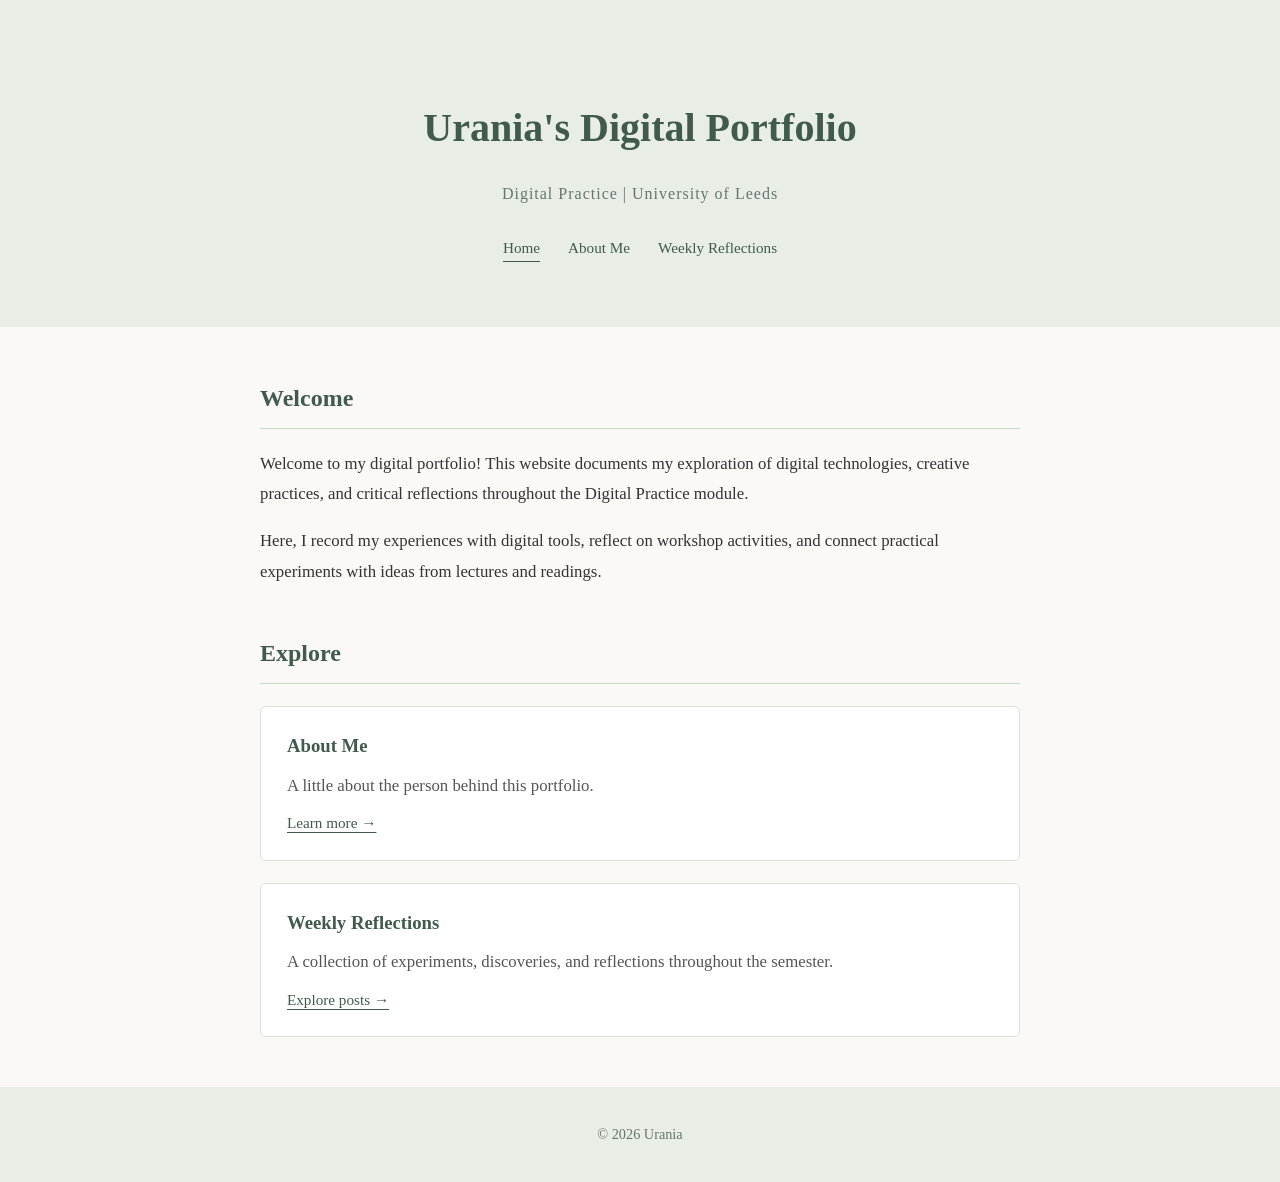
<file: index.html>
<!DOCTYPE html>
<html lang="en">

<head>
  <meta charset="UTF-8">
  <meta name="viewport" content="width=device-width, initial-scale=1.0">
  <title>Home | Urania's Digital Portfolio</title>
  <link rel="stylesheet" href="style.css">
</head>

<body>

  <!-- Header -->
  <header>
    <h1>Urania's Digital Portfolio</h1>

    <p class="subtitle">
      Digital Practice | University of Leeds
    </p>

    <!-- Navigation -->
    <nav>
      <a href="index.html" class="active">Home</a>
      <a href="about.html">About Me</a>
      <a href="reflections.html">Weekly Reflections</a>
    </nav>
  </header>

  <!-- Main Content -->
  <main>

    <!-- Welcome Section -->
    <section>
      <h2>Welcome</h2>

      <p>
        Welcome to my digital portfolio!
        This website documents my exploration
        of digital technologies, creative practices,
        and critical reflections throughout the
        Digital Practice module.
      </p>

      <p>
        Here, I record my experiences with
        digital tools, reflect on workshop activities,
        and connect practical experiments with
        ideas from lectures and readings.
      </p>
    </section>

    <!-- Explore Section -->
    <section>
      <h2>Explore</h2>

      <div class="reflection-card">
        <h3>About Me</h3>

        <p>
          A little about the person behind
          this portfolio.
        </p>

        <a href="about.html">
          Learn more →
        </a>
      </div>

      <div class="reflection-card">
        <h3>Weekly Reflections</h3>

        <p>
          A collection of experiments,
          discoveries, and reflections
          throughout the semester.
        </p>

        <a href="reflections.html">
          Explore posts →
        </a>
      </div>
    </section>

  </main>

  <!-- Footer -->
  <footer>
    <p>© 2026 Urania</p>
  </footer>

</body>
</html>
</file>
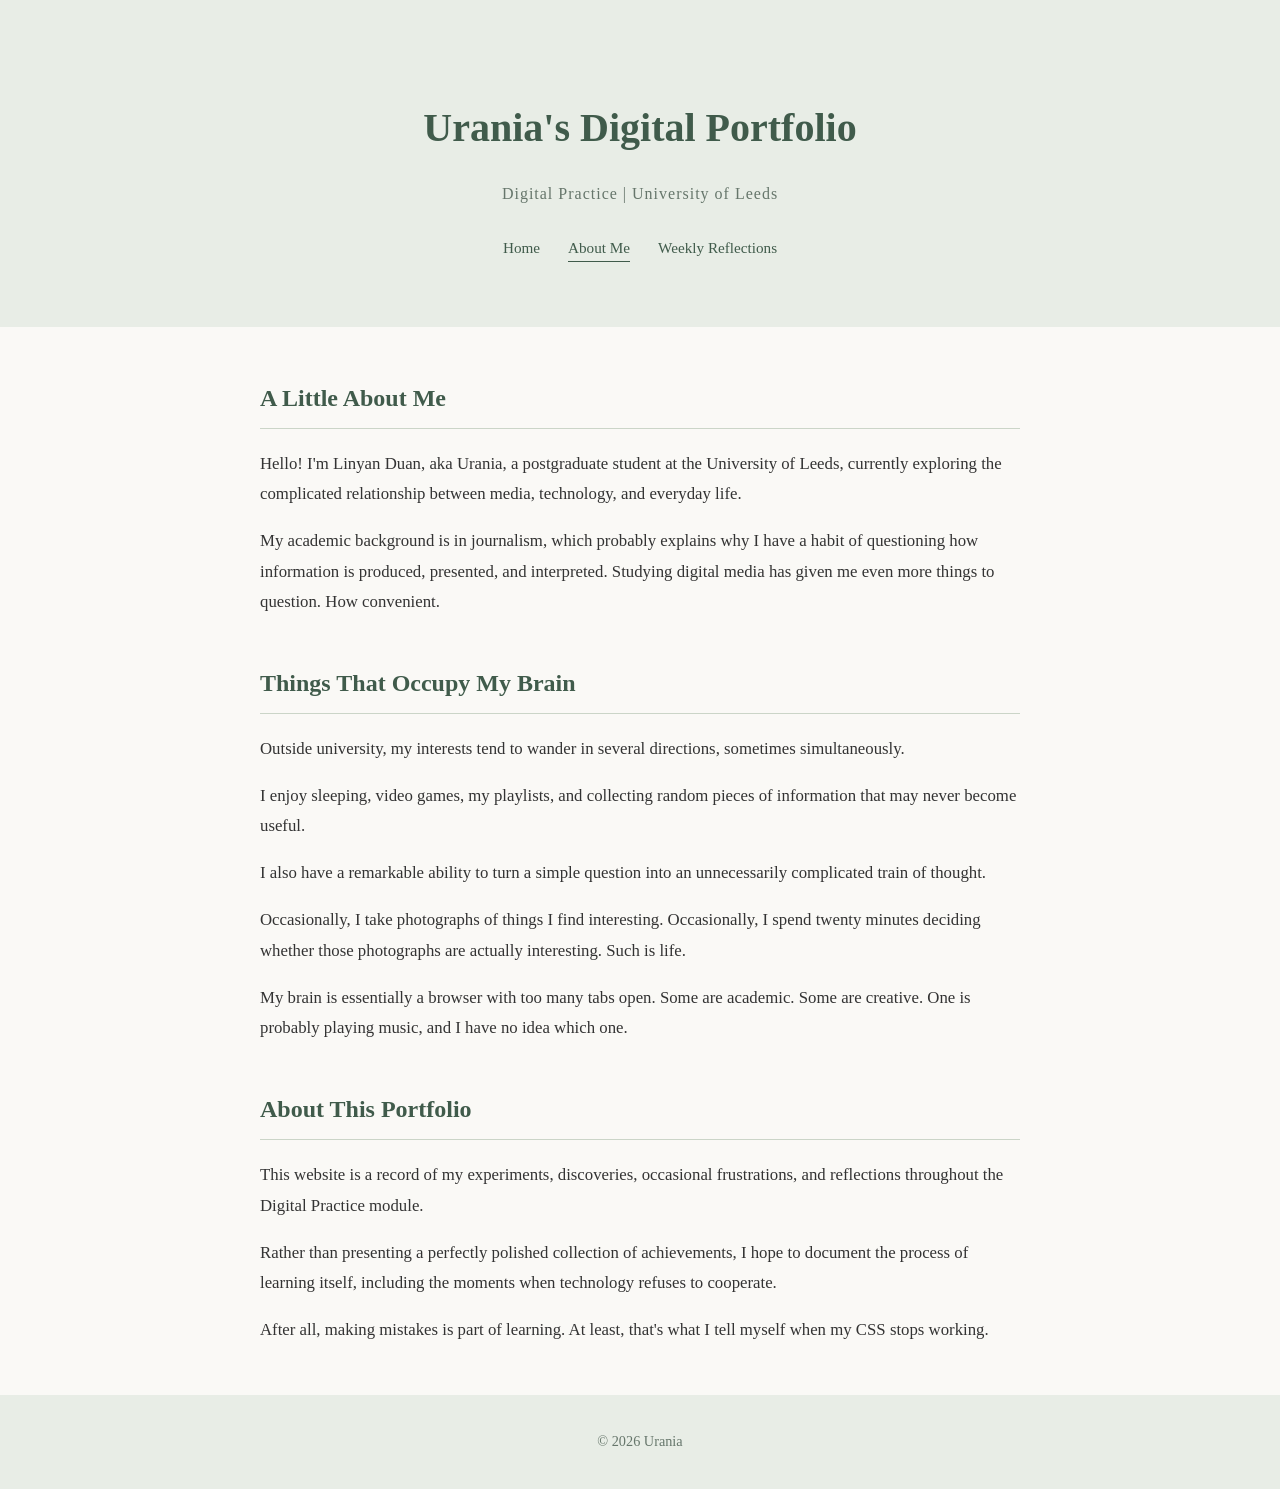
<file: about.html>
<!DOCTYPE html>
<html lang="en">

<head>
  <meta charset="UTF-8">
  <meta name="viewport" content="width=device-width, initial-scale=1.0">
  <title>About Me | Urania's Digital Portfolio</title>
  <link rel="stylesheet" href="style.css">
</head>

<body>

  <!-- Header -->
  <header>
    <h1>Urania's Digital Portfolio</h1>

    <p class="subtitle">
      Digital Practice | University of Leeds
    </p>

    <nav>
      <a href="index.html">Home</a>
      <a href="about.html" class="active">About Me</a>
      <a href="reflections.html">Weekly Reflections</a>
    </nav>
  </header>

  <!-- Main Content -->
  <main>

    <section>
      <h2>A Little About Me</h2>

      <p>
        Hello! I'm Linyan Duan, aka Urania, a postgraduate student
        at the University of Leeds, currently
        exploring the complicated relationship
        between media, technology, and everyday life.
      </p>

      <p>
        My academic background is in journalism,
        which probably explains why I have a habit
        of questioning how information is produced,
        presented, and interpreted.
        Studying digital media has given me even
        more things to question. How convenient.
      </p>
    </section>

    <section>
      <h2>Things That Occupy My Brain</h2>

      <p>
        Outside university, my interests tend to
        wander in several directions, sometimes
        simultaneously.
      </p>

      <p>
        I enjoy sleeping, video games,
        my playlists, and collecting random
        pieces of information that may never
        become useful.
      </p>

      <p>
        I also have a remarkable ability to turn
        a simple question into an unnecessarily
        complicated train of thought.
      </p>

      <p>
        Occasionally, I take photographs of things
        I find interesting. Occasionally, I spend
        twenty minutes deciding whether those
        photographs are actually interesting.
        Such is life.
      </p>

      <p>
        My brain is essentially a browser with
        too many tabs open. Some are academic.
        Some are creative. One is probably playing
        music, and I have no idea which one.
      </p>
    </section>

    <section>
      <h2>About This Portfolio</h2>

      <p>
        This website is a record of my experiments,
        discoveries, occasional frustrations,
        and reflections throughout the
        Digital Practice module.
      </p>

      <p>
        Rather than presenting a perfectly polished
        collection of achievements, I hope to
        document the process of learning itself,
        including the moments when technology
        refuses to cooperate.
      </p>

      <p>
        After all, making mistakes is part of
        learning. At least, that's what I tell
        myself when my CSS stops working.
      </p>
    </section>

  </main>

  <!-- Footer -->
  <footer>
    <p>© 2026 Urania</p>
  </footer>

</body>
</html>
</file>
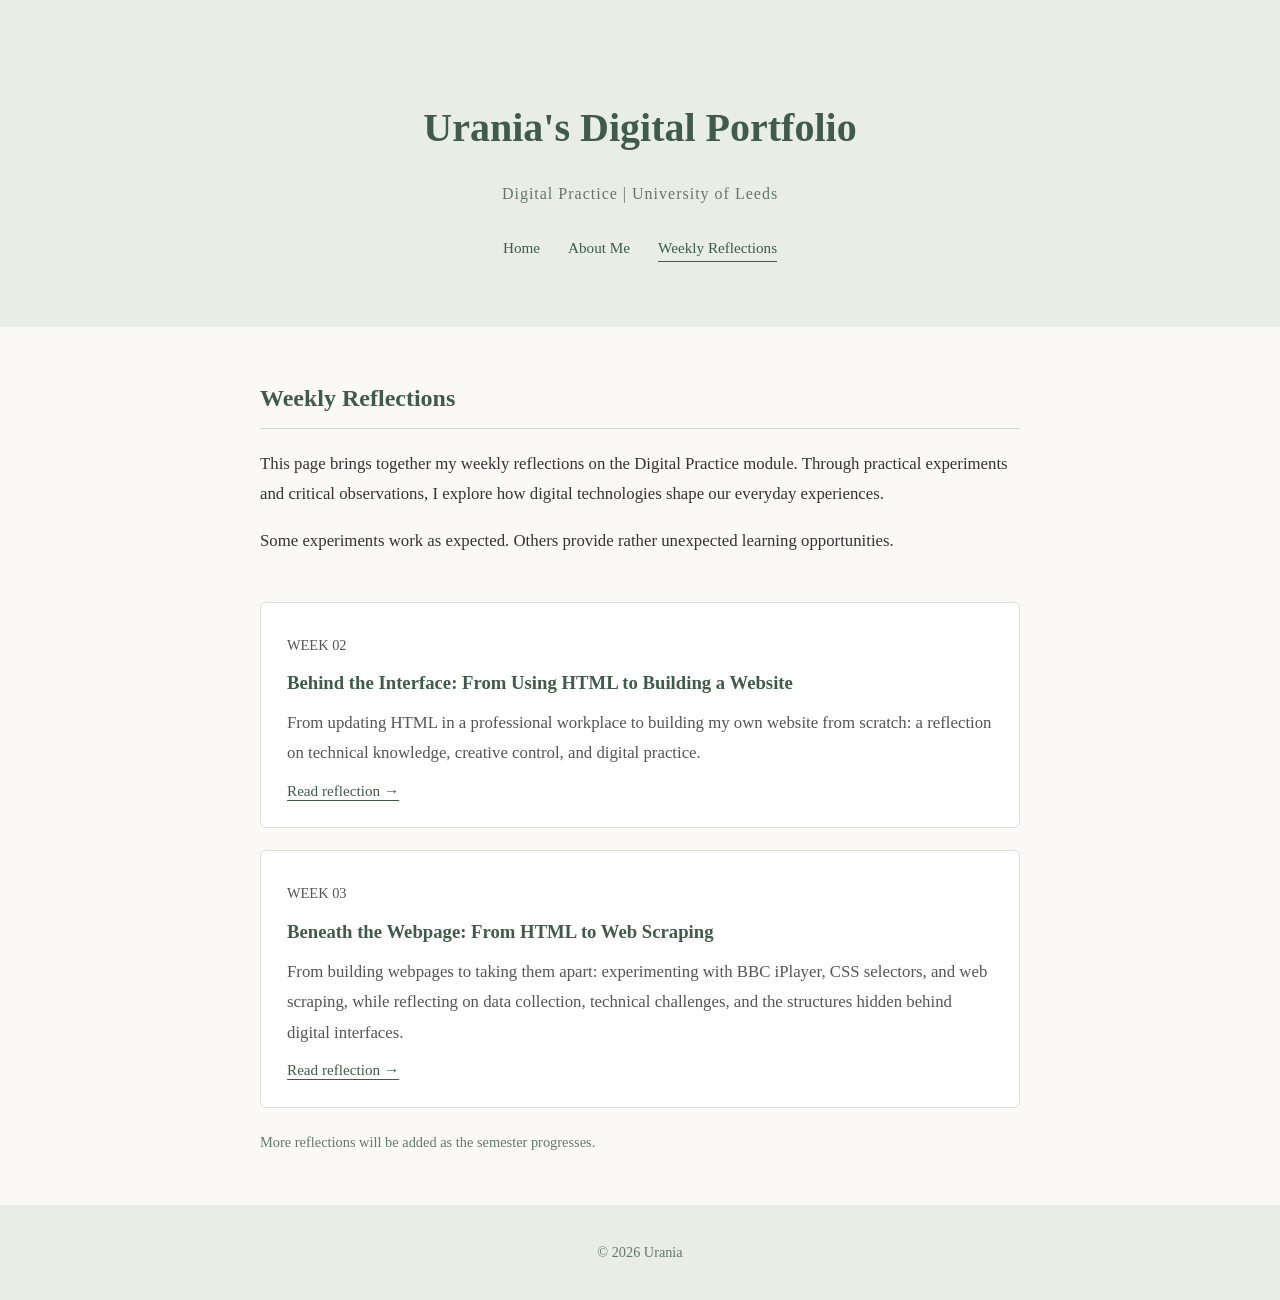
<file: reflections.html>
<!DOCTYPE html>
<html lang="en">

<head>
  <meta charset="UTF-8">
  <meta name="viewport" content="width=device-width, initial-scale=1.0">
  <title>Weekly Reflections | Urania's Digital Portfolio</title>
  <link rel="stylesheet" href="style.css">
</head>

<body>

  <!-- Header -->
  <header>
    <h1>Urania's Digital Portfolio</h1>

    <p class="subtitle">
      Digital Practice | University of Leeds
    </p>

    <nav>
      <a href="index.html">Home</a>
      <a href="about.html">About Me</a>
      <a href="reflections.html" class="active">
        Weekly Reflections
      </a>
    </nav>
  </header>

  <!-- Main Content -->
  <main>

    <section>
      <h2>Weekly Reflections</h2>

      <p>
        This page brings together my weekly
        reflections on the Digital Practice module.
        Through practical experiments and critical
        observations, I explore how digital
        technologies shape our everyday experiences.
      </p>

      <p>
        Some experiments work as expected.
        Others provide rather unexpected
        learning opportunities.
      </p>
    </section>

    <!-- Reflection Directory -->
    <section>

      <!-- Week 2 -->
      <article class="reflection-card">

        <p class="article-meta">WEEK 02</p>

        <h3>
          Behind the Interface:
          From Using HTML to Building a Website
        </h3>

        <p>
          From updating HTML in a professional workplace
          to building my own website from scratch:
          a reflection on technical knowledge,
          creative control, and digital practice.
        </p>

        <a href="week2.html">
          Read reflection →
        </a>

      </article>

      <!-- Week 3 -->
      <article class="reflection-card">

        <p class="article-meta">WEEK 03</p>

        <h3>
          Beneath the Webpage:
          From HTML to Web Scraping
        </h3>

        <p>
          From building webpages to taking them apart:
          experimenting with BBC iPlayer, CSS selectors,
          and web scraping, while reflecting on
          data collection, technical challenges,
          and the structures hidden behind
          digital interfaces.
        </p>

        <a href="week3.html">
          Read reflection →
        </a>

      </article>

      <p class="article-meta">
        More reflections will be added
        as the semester progresses.
      </p>

    </section>

  </main>

  <!-- Footer -->
  <footer>
    <p>© 2026 Urania</p>
  </footer>

</body>
</html>
</file>
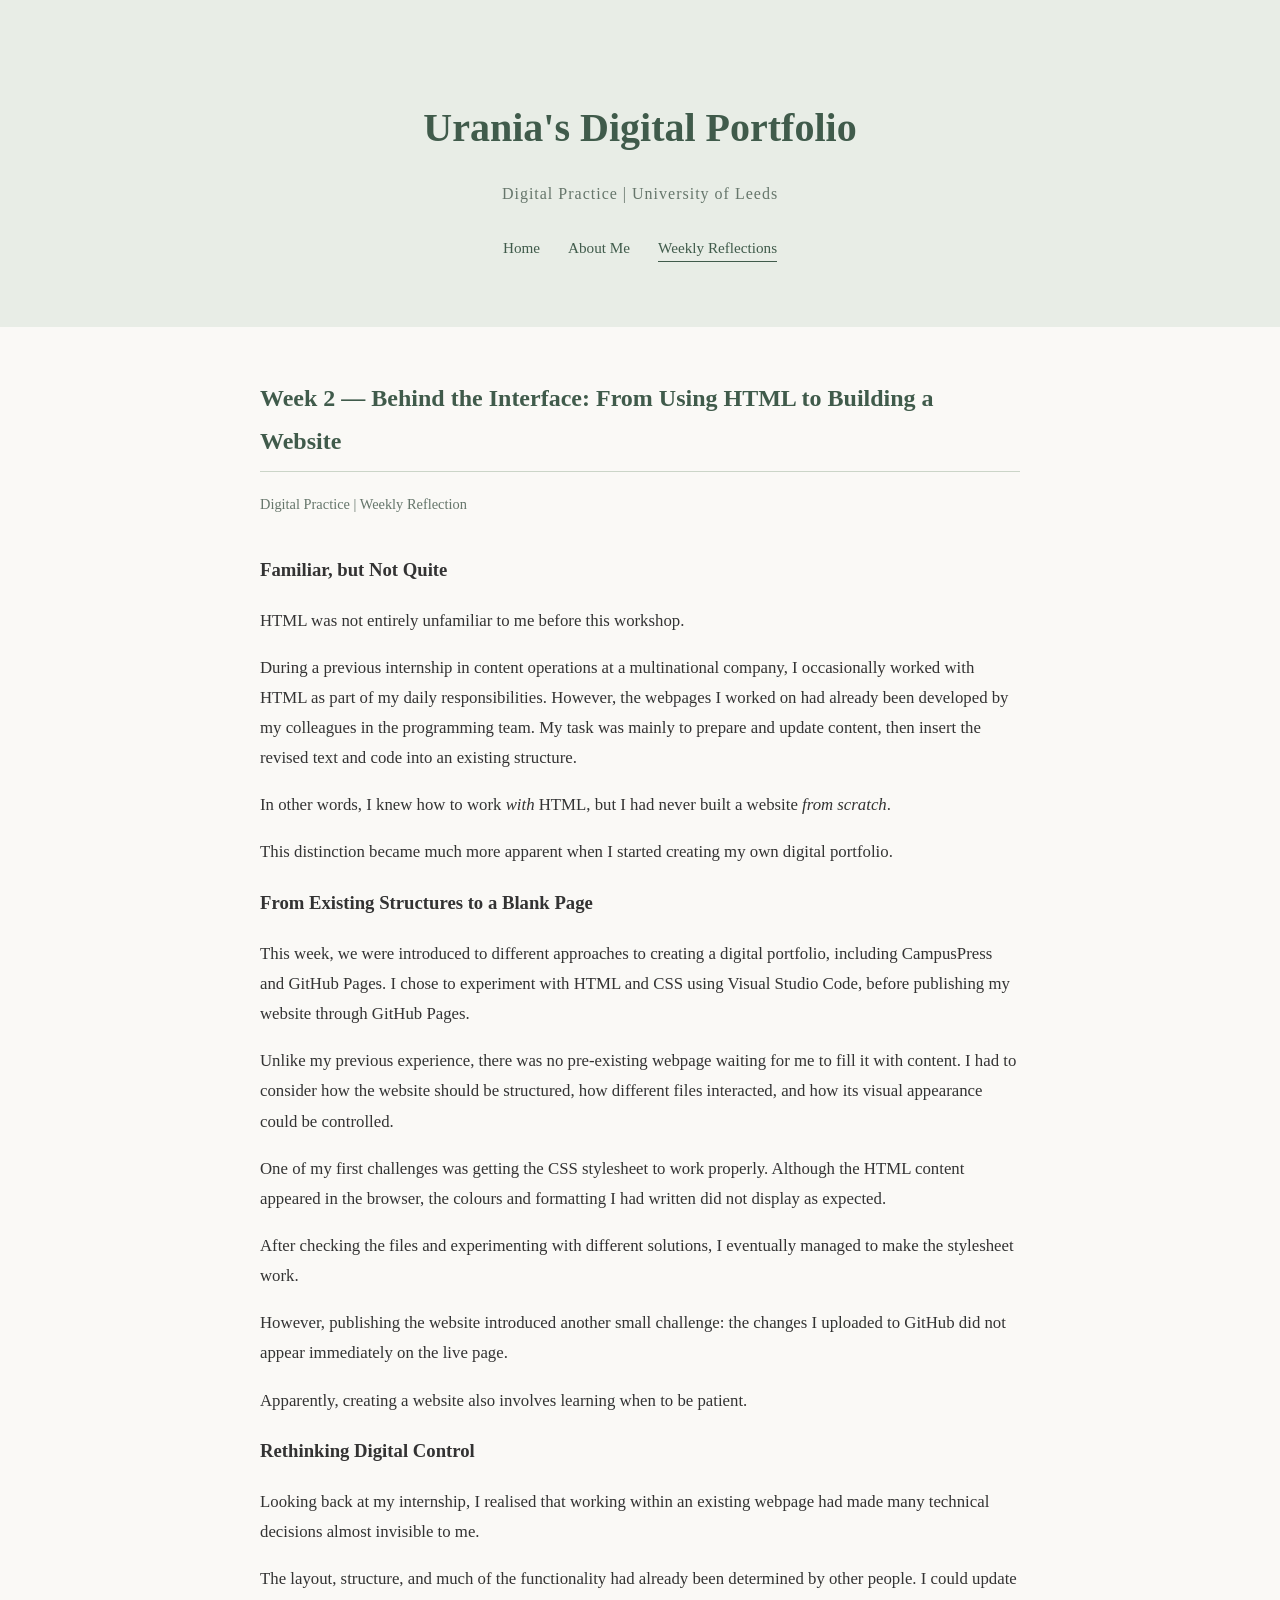
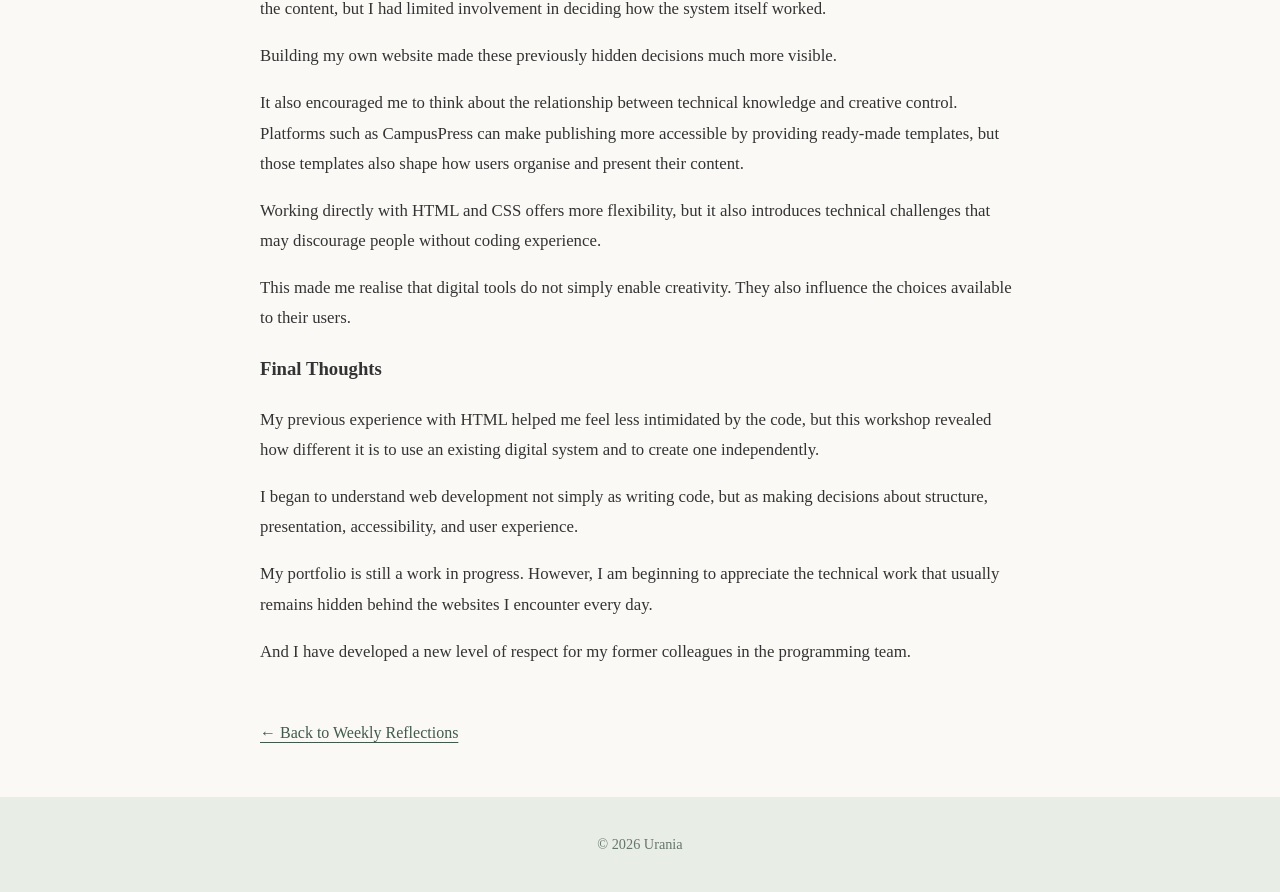
<file: week2.html>
<!DOCTYPE html>
<html lang="en">

<head>
  <meta charset="UTF-8">
  <meta name="viewport" content="width=device-width, initial-scale=1.0">
  <title>Week 2 Reflection | Urania's Digital Portfolio</title>
  <link rel="stylesheet" href="style.css">
</head>

<body>

  <!-- Header -->
  <header>
    <h1>Urania's Digital Portfolio</h1>

    <p class="subtitle">
      Digital Practice | University of Leeds
    </p>

    <nav>
      <a href="index.html">Home</a>
      <a href="about.html">About Me</a>
      <a href="reflections.html" class="active">
        Weekly Reflections
      </a>
    </nav>
  </header>

  <!-- Main Content -->
  <main>

    <article>

      <h2>
        Week 2 — Behind the Interface:
        From Using HTML to Building a Website
      </h2>

      <p class="article-meta">
        Digital Practice | Weekly Reflection
      </p>

      <div class="article-content">

        <h3>Familiar, but Not Quite</h3>

        <p>
          HTML was not entirely unfamiliar to me
          before this workshop.
        </p>

        <p>
          During a previous internship in content
          operations at a multinational company,
          I occasionally worked with HTML as part
          of my daily responsibilities. However,
          the webpages I worked on had already
          been developed by my colleagues in the
          programming team. My task was mainly
          to prepare and update content, then
          insert the revised text and code into
          an existing structure.
        </p>

        <p>
          In other words, I knew how to work
          <em>with</em> HTML, but I had never
          built a website <em>from scratch</em>.
        </p>

        <p>
          This distinction became much more
          apparent when I started creating
          my own digital portfolio.
        </p>

        <h3>From Existing Structures to a Blank Page</h3>

        <p>
          This week, we were introduced to
          different approaches to creating
          a digital portfolio, including
          CampusPress and GitHub Pages.
          I chose to experiment with HTML and CSS
          using Visual Studio Code, before
          publishing my website through
          GitHub Pages.
        </p>

        <p>
          Unlike my previous experience,
          there was no pre-existing webpage
          waiting for me to fill it with content.
          I had to consider how the website
          should be structured, how different
          files interacted, and how its visual
          appearance could be controlled.
        </p>

        <p>
          One of my first challenges was getting
          the CSS stylesheet to work properly.
          Although the HTML content appeared
          in the browser, the colours and
          formatting I had written did not
          display as expected.
        </p>

        <p>
          After checking the files and
          experimenting with different solutions,
          I eventually managed to make
          the stylesheet work.
        </p>

        <p>
          However, publishing the website
          introduced another small challenge:
          the changes I uploaded to GitHub
          did not appear immediately
          on the live page.
        </p>

        <p>
          Apparently, creating a website also
          involves learning when to be patient.
        </p>

        <h3>Rethinking Digital Control</h3>

        <p>
          Looking back at my internship,
          I realised that working within
          an existing webpage had made many
          technical decisions almost
          invisible to me.
        </p>

        <p>
          The layout, structure, and much
          of the functionality had already
          been determined by other people.
          I could update the content,
          but I had limited involvement
          in deciding how the system
          itself worked.
        </p>

        <p>
          Building my own website made these
          previously hidden decisions
          much more visible.
        </p>

        <p>
          It also encouraged me to think
          about the relationship between
          technical knowledge and creative
          control. Platforms such as CampusPress
          can make publishing more accessible
          by providing ready-made templates,
          but those templates also shape how
          users organise and present
          their content.
        </p>

        <p>
          Working directly with HTML and CSS
          offers more flexibility, but it also
          introduces technical challenges
          that may discourage people without
          coding experience.
        </p>

        <p>
          This made me realise that digital
          tools do not simply enable creativity.
          They also influence the choices
          available to their users.
        </p>

        <h3>Final Thoughts</h3>

        <p>
          My previous experience with HTML
          helped me feel less intimidated
          by the code, but this workshop
          revealed how different it is to
          use an existing digital system
          and to create one independently.
        </p>

        <p>
          I began to understand web development
          not simply as writing code,
          but as making decisions about
          structure, presentation,
          accessibility, and user experience.
        </p>

        <p>
          My portfolio is still a work
          in progress. However, I am beginning
          to appreciate the technical work
          that usually remains hidden behind
          the websites I encounter every day.
        </p>

        <p>
          And I have developed a new level
          of respect for my former colleagues
          in the programming team.
        </p>

      </div>

    </article>

    <!-- Back to Directory -->
    <a href="reflections.html" class="back-link">
      ← Back to Weekly Reflections
    </a>

  </main>

  <!-- Footer -->
  <footer>
    <p>© 2026 Urania</p>
  </footer>

</body>
</html>
</file>
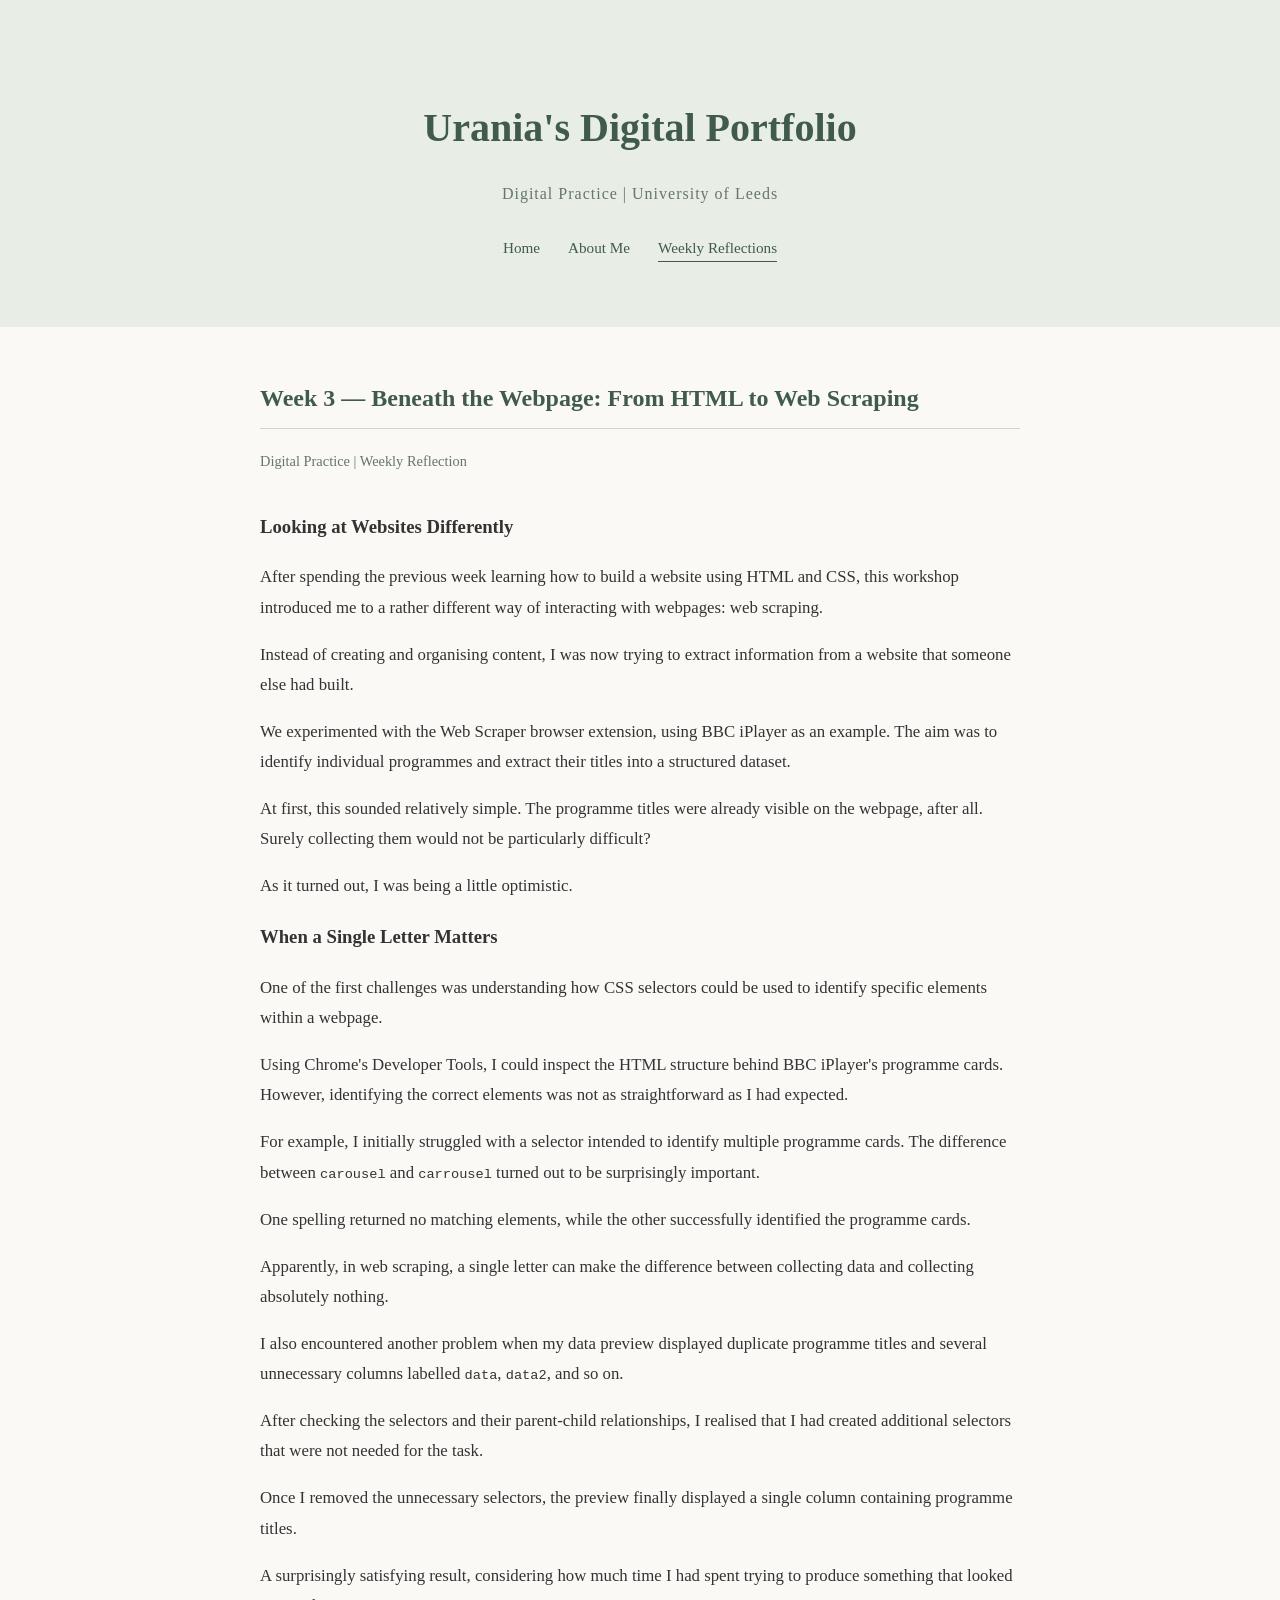
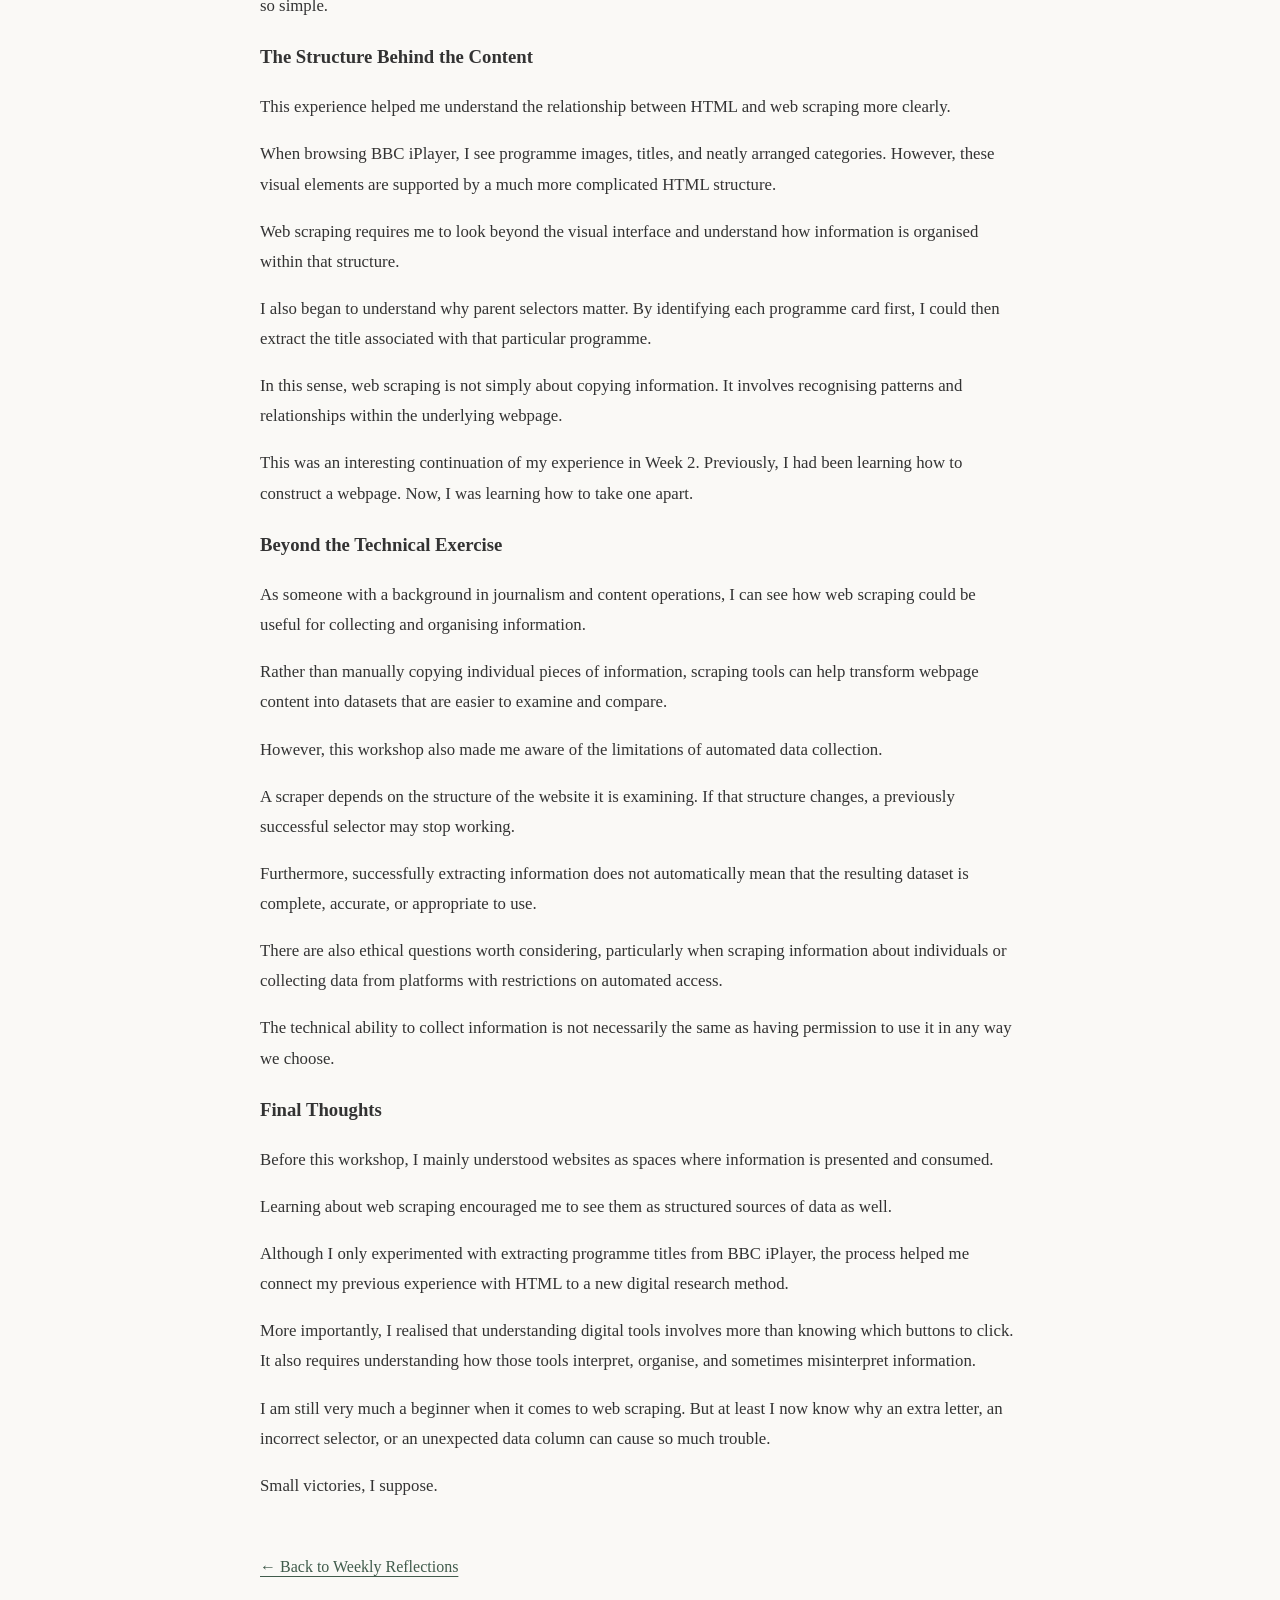
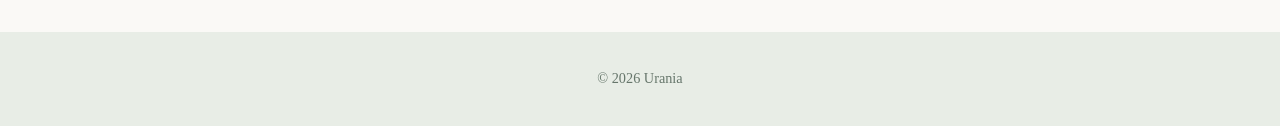
<file: week3.html>
<!DOCTYPE html>
<html lang="en">

<head>
  <meta charset="UTF-8">
  <meta name="viewport" content="width=device-width, initial-scale=1.0">
  <title>Week 3 Reflection | Urania's Digital Portfolio</title>
  <link rel="stylesheet" href="style.css">
</head>

<body>

  <!-- Header -->
  <header>
    <h1>Urania's Digital Portfolio</h1>

    <p class="subtitle">
      Digital Practice | University of Leeds
    </p>

    <nav>
      <a href="index.html">Home</a>
      <a href="about.html">About Me</a>
      <a href="reflections.html" class="active">
        Weekly Reflections
      </a>
    </nav>
  </header>

  <!-- Main Content -->
  <main>

    <article>

      <h2>
        Week 3 — Beneath the Webpage:
        From HTML to Web Scraping
      </h2>

      <p class="article-meta">
        Digital Practice | Weekly Reflection
      </p>

      <div class="article-content">

        <h3>Looking at Websites Differently</h3>

        <p>
          After spending the previous week learning
          how to build a website using HTML and CSS,
          this workshop introduced me to a rather
          different way of interacting with webpages:
          web scraping.
        </p>

        <p>
          Instead of creating and organising content,
          I was now trying to extract information
          from a website that someone else had built.
        </p>

        <p>
          We experimented with the Web Scraper
          browser extension, using BBC iPlayer
          as an example. The aim was to identify
          individual programmes and extract
          their titles into a structured dataset.
        </p>

        <p>
          At first, this sounded relatively simple.
          The programme titles were already
          visible on the webpage, after all.
          Surely collecting them would not
          be particularly difficult?
        </p>

        <p>
          As it turned out, I was being
          a little optimistic.
        </p>

        <h3>When a Single Letter Matters</h3>

        <p>
          One of the first challenges was
          understanding how CSS selectors
          could be used to identify specific
          elements within a webpage.
        </p>

        <p>
          Using Chrome's Developer Tools,
          I could inspect the HTML structure
          behind BBC iPlayer's programme cards.
          However, identifying the correct
          elements was not as straightforward
          as I had expected.
        </p>

        <p>
          For example, I initially struggled
          with a selector intended to identify
          multiple programme cards.
          The difference between
          <code>carousel</code> and
          <code>carrousel</code> turned out
          to be surprisingly important.
        </p>

        <p>
          One spelling returned no matching
          elements, while the other successfully
          identified the programme cards.
        </p>

        <p>
          Apparently, in web scraping,
          a single letter can make the difference
          between collecting data and collecting
          absolutely nothing.
        </p>

        <p>
          I also encountered another problem
          when my data preview displayed
          duplicate programme titles and
          several unnecessary columns labelled
          <code>data</code>,
          <code>data2</code>, and so on.
        </p>

        <p>
          After checking the selectors and
          their parent-child relationships,
          I realised that I had created
          additional selectors that were
          not needed for the task.
        </p>

        <p>
          Once I removed the unnecessary
          selectors, the preview finally
          displayed a single column containing
          programme titles.
        </p>

        <p>
          A surprisingly satisfying result,
          considering how much time I had spent
          trying to produce something
          that looked so simple.
        </p>

        <h3>The Structure Behind the Content</h3>

        <p>
          This experience helped me understand
          the relationship between HTML
          and web scraping more clearly.
        </p>

        <p>
          When browsing BBC iPlayer,
          I see programme images, titles,
          and neatly arranged categories.
          However, these visual elements
          are supported by a much more
          complicated HTML structure.
        </p>

        <p>
          Web scraping requires me to look
          beyond the visual interface and
          understand how information is
          organised within that structure.
        </p>

        <p>
          I also began to understand why
          parent selectors matter.
          By identifying each programme card
          first, I could then extract
          the title associated with
          that particular programme.
        </p>

        <p>
          In this sense, web scraping is
          not simply about copying information.
          It involves recognising patterns
          and relationships within
          the underlying webpage.
        </p>

        <p>
          This was an interesting continuation
          of my experience in Week 2.
          Previously, I had been learning
          how to construct a webpage.
          Now, I was learning how to
          take one apart.
        </p>

        <h3>Beyond the Technical Exercise</h3>

        <p>
          As someone with a background
          in journalism and content operations,
          I can see how web scraping could
          be useful for collecting and
          organising information.
        </p>

        <p>
          Rather than manually copying
          individual pieces of information,
          scraping tools can help transform
          webpage content into datasets
          that are easier to examine
          and compare.
        </p>

        <p>
          However, this workshop also made
          me aware of the limitations
          of automated data collection.
        </p>

        <p>
          A scraper depends on the structure
          of the website it is examining.
          If that structure changes,
          a previously successful selector
          may stop working.
        </p>

        <p>
          Furthermore, successfully extracting
          information does not automatically
          mean that the resulting dataset
          is complete, accurate, or
          appropriate to use.
        </p>

        <p>
          There are also ethical questions
          worth considering, particularly
          when scraping information about
          individuals or collecting data
          from platforms with restrictions
          on automated access.
        </p>

        <p>
          The technical ability to collect
          information is not necessarily
          the same as having permission
          to use it in any way we choose.
        </p>

        <h3>Final Thoughts</h3>

        <p>
          Before this workshop, I mainly
          understood websites as spaces
          where information is presented
          and consumed.
        </p>

        <p>
          Learning about web scraping
          encouraged me to see them
          as structured sources of data
          as well.
        </p>

        <p>
          Although I only experimented
          with extracting programme titles
          from BBC iPlayer, the process
          helped me connect my previous
          experience with HTML to
          a new digital research method.
        </p>

        <p>
          More importantly, I realised
          that understanding digital tools
          involves more than knowing
          which buttons to click.
          It also requires understanding
          how those tools interpret,
          organise, and sometimes
          misinterpret information.
        </p>

        <p>
          I am still very much a beginner
          when it comes to web scraping.
          But at least I now know why
          an extra letter, an incorrect
          selector, or an unexpected
          data column can cause
          so much trouble.
        </p>

        <p>
          Small victories, I suppose.
        </p>

      </div>

    </article>

    <!-- Back to Directory -->
    <a href="reflections.html" class="back-link">
      ← Back to Weekly Reflections
    </a>

  </main>

  <!-- Footer -->
  <footer>
    <p>© 2026 Urania</p>
  </footer>

</body>
</html>
</file>
<file: style.css>
/* General page styling */

body {
  background-color: #faf9f6;
  color: #333333;
  font-family: Georgia, "Times New Roman", serif;
  line-height: 1.8;
  margin: 0;
}

/* Header */

header {
  background-color: #e8ede6;
  text-align: center;
  padding: 65px 20px;
}

h1 {
  color: #405b4b;
  font-size: 2.5em;
  margin-bottom: 10px;
}

.subtitle {
  color: #66766b;
  font-size: 1em;
  letter-spacing: 1px;
}

/* Main content */

main {
  max-width: 760px;
  margin: 50px auto;
  padding: 0 25px;
}

section {
  margin-bottom: 45px;
}

h2 {
  color: #405b4b;
  font-size: 1.5em;
  border-bottom: 1px solid #cbd5c8;
  padding-bottom: 8px;
}

p {
  font-size: 1.05em;
}

ul {
  padding-left: 25px;
}

li {
  margin-bottom: 8px;
}

/* Footer */

footer {
  background-color: #e8ede6;
  text-align: center;
  padding: 20px;
  color: #66766b;
  font-size: 0.85em;
}


/* Navigation */

nav {
  margin-top: 25px;
  display: flex;
  justify-content: center;
  flex-wrap: wrap;
  gap: 28px;
}

nav a {
  color: #405b4b;
  text-decoration: none;
  font-size: 0.95em;
  border-bottom: 1px solid transparent;
  transition: border-color 0.2s;
}

nav a:hover,
nav a.active {
  border-bottom-color: #405b4b;
}

/* Links */

main a {
  color: #405b4b;
  text-underline-offset: 4px;
}

main a:hover {
  color: #667f6c;
}

/* Reflection cards */

.reflection-card {
  background-color: #ffffff;
  border: 1px solid #d9e1d7;
  border-radius: 6px;
  padding: 22px 26px;
  margin: 22px 0;
  transition: box-shadow 0.2s;
}

.reflection-card:hover {
  box-shadow: 0 4px 14px rgba(64, 91, 75, 0.09);
}

.reflection-card h3 {
  color: #405b4b;
  margin-top: 0;
  margin-bottom: 8px;
}

.reflection-card p {
  color: #555555;
  margin: 8px 0;
}

.reflection-card a {
  font-size: 0.95em;
}

/* Article pages */

.article-meta {
  color: #66766b;
  font-size: 0.9em;
}

.article-content {
  margin-top: 35px;
}

.back-link {
  display: inline-block;
  margin-top: 35px;
}

/* Mobile layout */

@media (max-width: 600px) {
  header {
    padding: 40px 18px;
  }

  h1 {
    font-size: 1.9em;
  }

  nav {
    gap: 15px;
  }

  main {
    margin: 30px auto;
    padding: 0 20px;
  }

  .reflection-card {
    padding: 18px;
  }
}
</file>
